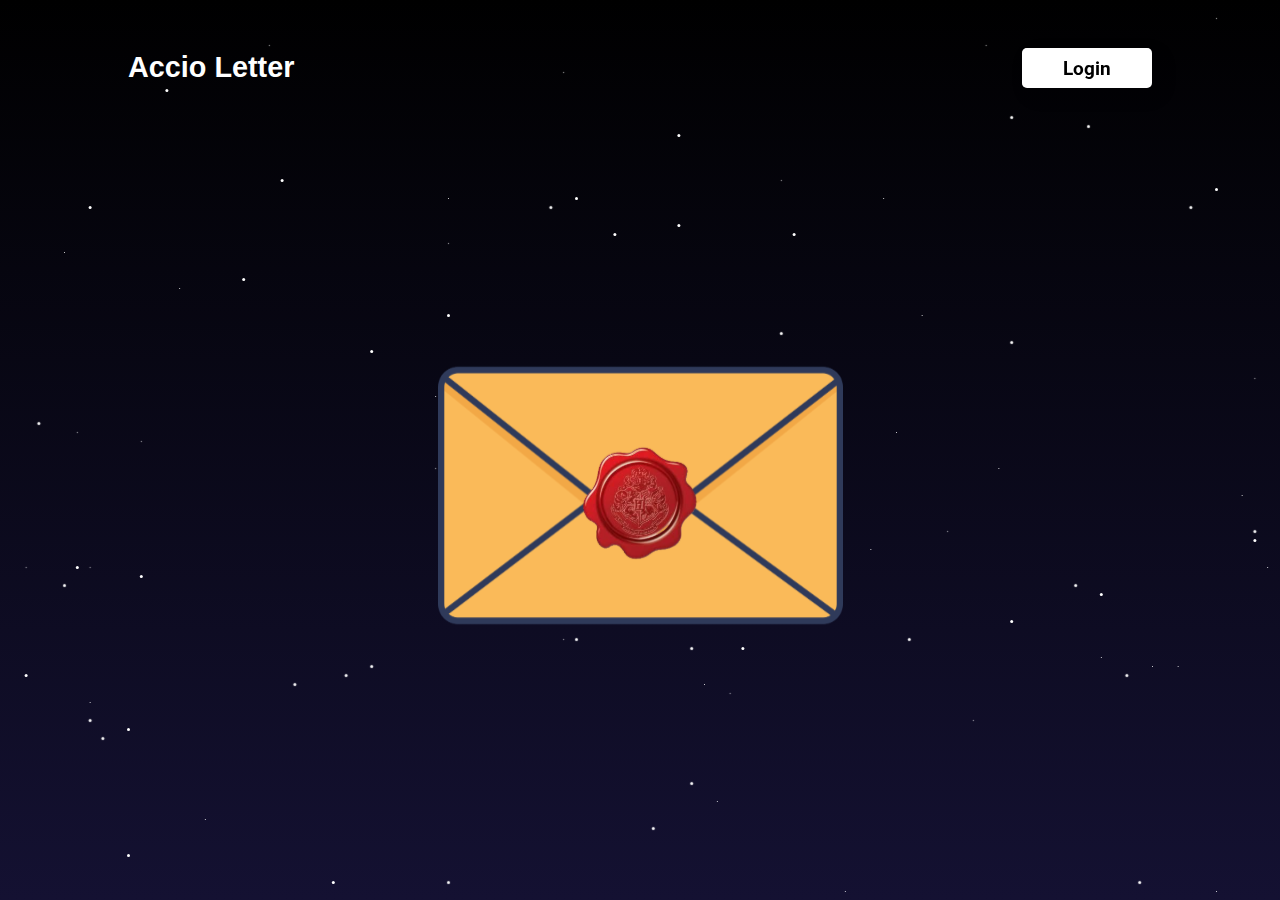
<file: index.html>
<!DOCTYPE html>
<html lang="pt-br">
  <head>
    <meta charset="UTF-8" />
    <meta http-equiv="X-UA-Compatible" content="IE=edge" />
    <meta name="viewport" content="width=device-width, initial-scale=1.0" />
    <title>Accio</title>
    <link rel="stylesheet" href="css/style.css" />
    <link rel="shortcut icon" href="assets/img_stars.svg" type="image/x-icon" />
    <script src="script/letter.js"></script>
  </head>
  <body>
    <section class="container">
      <!--Div stars-->
      <div class="main"></div>

      <!--NavBar-->
      <header>
        <nav>
          <div class="logo"><h2>Accio Letter</h2></div>
          <div class="custom-btn btn">
            <h2><a href="">Login</a></h2>
          </div>
        </nav>
      </header>

      <!--Carta hogwarts-->
      <div class="container-letter" id="carta">
        <div class="letter">
          <img
            src="assets/img_carta.svg"
            alt="carta"
            onclick="carta()"
            id="imgCarta" />
          <img
            src="assets/img_carta_aberta.svg"
            alt="carta"
            id="imgCarta2"
            onclick="cartaOpen()" />
        </div>
      </div>
      <div class="modal">
        <div class="container-modal">
          <div class="title">
            <h2>
              Prezado(a) bruxo. Temos o prazer de informar que Você. tem uma
              vaga na Escola de Magia e Bruxaria de Hogwarts. O ano letivo
              começa em 1º de setembro. Aguardamos sua coruja até 31 de julho,
              no mais tardar.
            </h2>
          </div>
          <div class="btn-carta">
            <a href="">Continue sua jornada</a>
          </div>
        </div>
      </div>
    </section>
  </body>
</html>
</file>
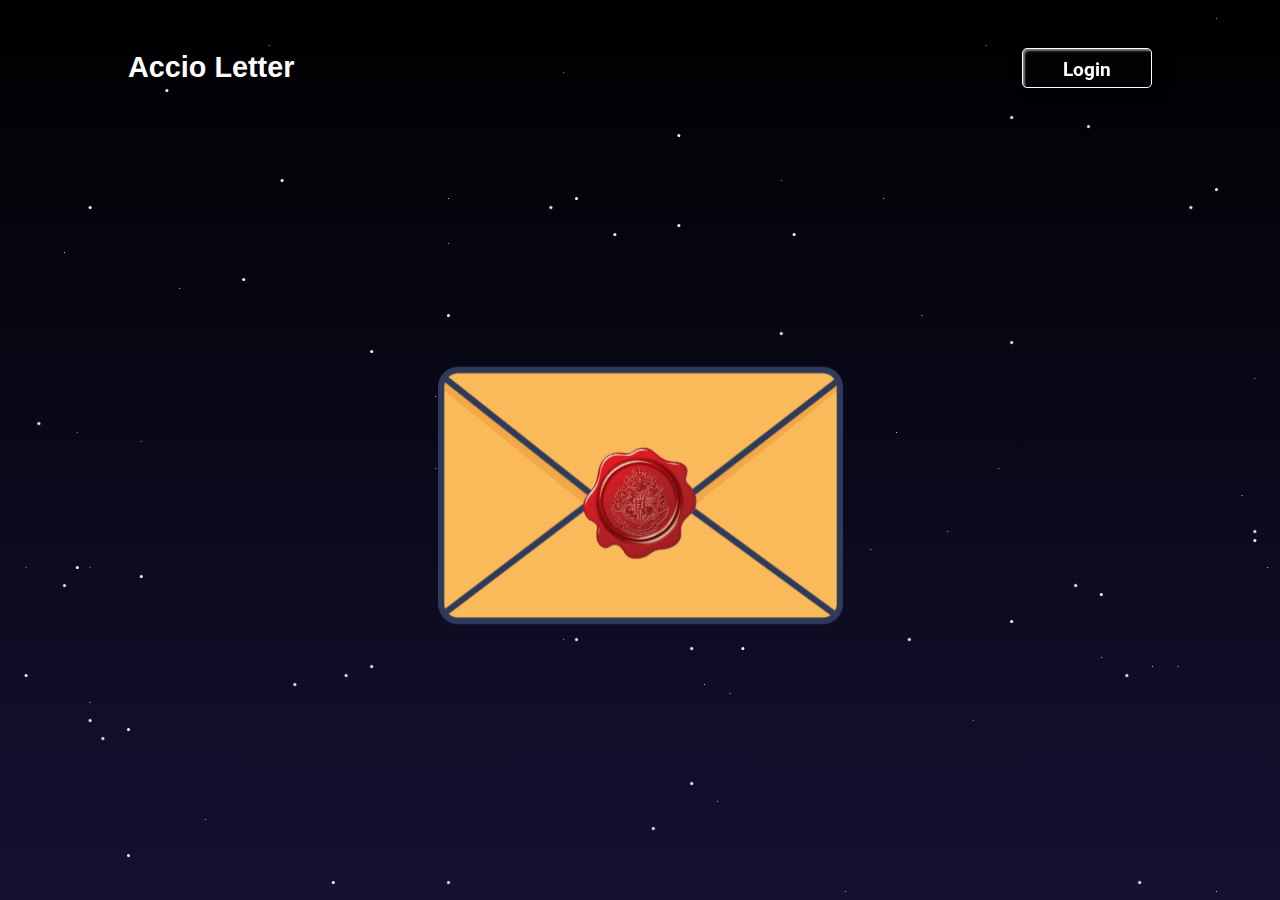
<file: site/public/index.html>
<!DOCTYPE html>
<html lang="pt_br">
  <head>
    <meta charset="UTF-8" />
    <meta http-equiv="X-UA-Compatible" content="IE=edge" />
    <meta name="viewport" content="width=device-width, initial-scale=1.0" />
    <title>Accio</title>
    <!-- link do css -->
    <link rel="stylesheet" href="css/style.css" />
    <!-- Link para deixar o title da página com icone -->
    <link rel="shortcut icon" href="assets/img_stars.svg" type="image/x-icon" />
    <!-- link do javascript -->
    <script src="js/letter.js"></script>
  </head>
  <body>
    <section class="container-star">
      <!--Div stars-->
      <div class="main"></div>

      <!--NavBar-->
      <header>
        <nav>
          <div class="logo"><h2>Accio Letter</h2></div>
          <div class="custom-btn btn">
            <h2><a href="login.html">Login</a></h2>
          </div>
        </nav>
      </header>

      <!--Carta hogwarts-->
      <div class="container-letter" id="carta">
        <div class="letter">
          <img
            src="assets/img_carta.svg"
            alt="carta"
            onclick="carta()"
            id="imgCarta" />
          <img
            src="assets/img_carta_aberta.svg"
            alt="carta"
            id="imgCarta2"
            onclick="cartaOpen()" />
        </div>
      </div>
      <div class="modal">
        <div class="container-modal">
          <div class="title">
            <h2>
              Prezado(a) bruxo. Temos o prazer de informar que Você. tem uma
              vaga na Escola de Magia e Bruxaria de Hogwarts. O ano letivo
              começa em 1º de setembro. Aguardamos sua coruja até 31 de julho,
              no mais tardar.
            </h2>
          </div>
          <div class="btn-carta">
            <a href="mapa.html">Continue sua jornada</a>
          </div>
        </div>
      </div>
    </section>
  </body>
</html>
</file>
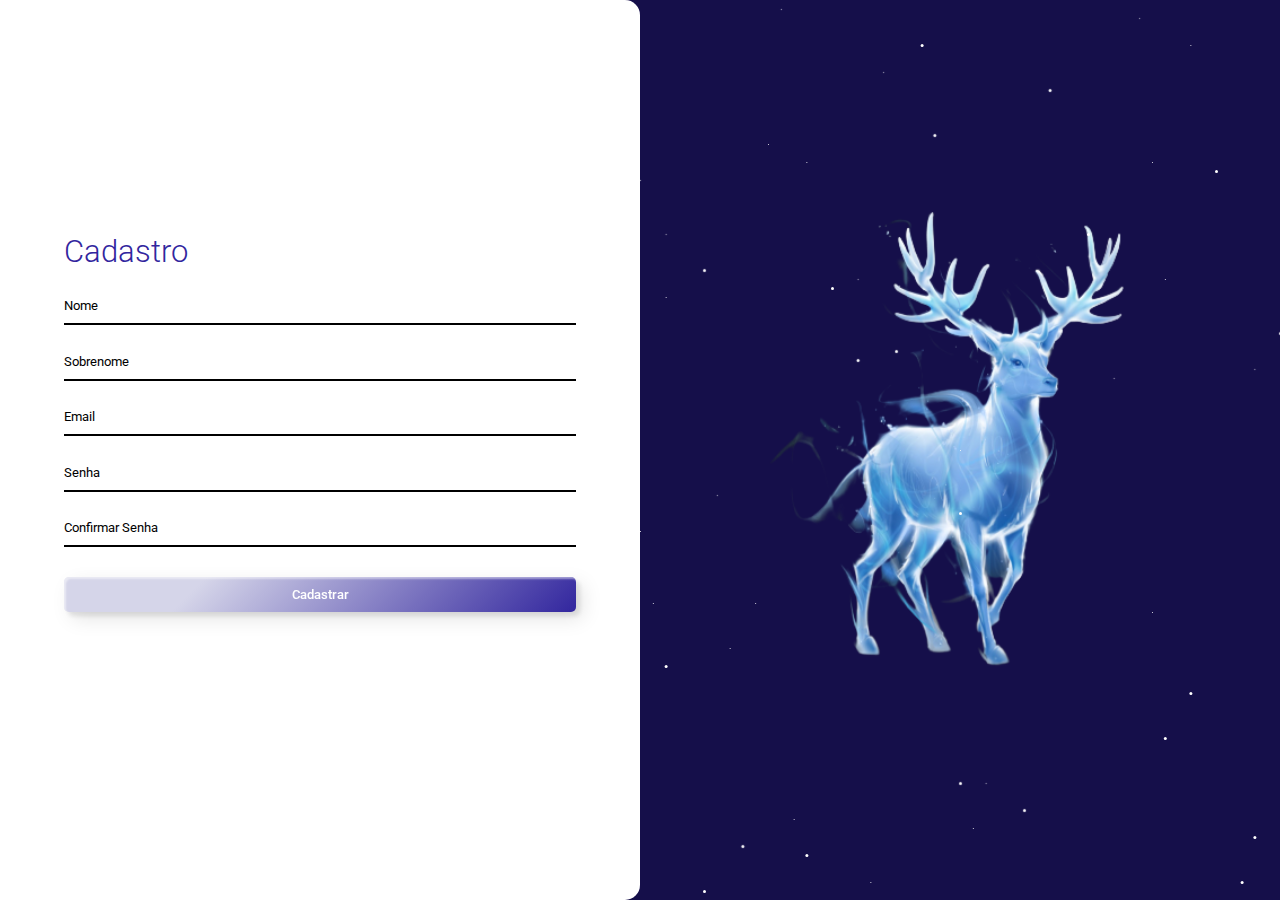
<file: site/public/cadastro.html>
<!DOCTYPE html>
<html lang="pt_br">
  <head>
    <meta charset="UTF-8" />
    <meta http-equiv="X-UA-Compatible" content="IE=edge" />
    <meta name="viewport" content="width=device-width, initial-scale=1.0" />

    <title>Cadastro</title>
    <!-- Link para deixar o title da página com icone -->
    <link rel="shortcut icon" href="assets/img_stars.svg" type="image/x-icon" />
    <!-- Link do javascript -->
    <script src="./js/funcoes.js"></script>
    <link rel="preconnect" href="https://fonts.gstatic.com" />
    <!-- Link do css -->
    <link rel="stylesheet" href="css/login.css" />
  </head>

  <body>
    <section class="container-main">
      <!-- Container formulario -->
      <div class="cont-second second-bord">
        <div class="banner">
          <!-- Mensagem -->
          <div class="alerta_erro" id="cardErro">
            <div class="card_erro">
              <span id="mensagem_erro">Socorroo</span>
            </div>
          </div>

          <div class="container">
            <div class="cont-title">
              <h2>Cadastro</h2>
            </div>

            <div class="formulario">
              <!--
                         Para inserir mais um campo, copie uma das inputs abaixo.
                         Assim que inserir vá para o script abaixo.
                     -->

              <div class="label-float">
                <input id="nome_input" type="text" placeholder="" required />
                <label for="nome_input">Nome</label>
              </div>

              <div class="label-float">
                <input
                  id="sobre_nome_input"
                  type="text"
                  placeholder=""
                  required />
                <label for="sobre_nome_input">Sobrenome</label>
              </div>

              <div class="label-float">
                <input id="email_input" type="text" placeholder="" required />
                <label for="email_input">Email</label>
              </div>

              <div class="label-float">
                <input
                  id="senha_input"
                  type="password"
                  placeholder=""
                  required />
                <label for="senha_input">Senha</label>
              </div>

              <div class="label-float">
                <input
                  id="confirmacao_senha_input"
                  type="password"
                  placeholder=""
                  required />
                <label for="confirmacao_senha_input">Confirmar Senha</label>
              </div>
              <div class="container-btn">
                <div class="cont-btn" style="width: 40vw">
                  <button
                    class="custom-btn btn2"
                    onclick="cadastrar()"
                    style="
                      width: 40vw;
                      background-image: linear-gradient(
                        315deg,
                        #32269e 0%,
                        #d5d5e9 74%
                      );
                    ">
                    Cadastrar
                  </button>
                </div>
              </div>
            </div>
            <div id="div_aguardar" class="loading-div">
              <img src="assets/gif_loding.gif" id="loading-gif" />
            </div>

            <div id="div_erros_login"></div>
          </div>
        </div>
      </div>
      <!-- Container com Imagem -->
      <div class="cont-first first-cadastro">
        <div class="main-star"></div>
        <a href="login.html">
          <div class="cont-img first-img">
            <img src="assets/img_patrono.svg" alt="" />
          </div>
        </a>
      </div>
    </section>
  </body>
</html>

<script>
  function cadastrar() {
    aguardar();

    //Recupere o valor da nova input pelo nome do id
    // Agora vá para o método fetch logo abaixo
    var nomeVar = nome_input.value;
    var sobrenomeVar = sobre_nome_input.value;
    var emailVar = email_input.value;
    var senhaVar = senha_input.value;
    var confirmacaoSenhaVar = confirmacao_senha_input.value;

    const re = /\S+@\S+\.\S+/;
    const regex = /[0-9]/;

    if (
      nomeVar == "" ||
      emailVar == "" ||
      senhaVar == "" ||
      confirmacaoSenhaVar == "" ||
      sobrenomeVar == ""
    ) {
      cardErro.style.display = "flex";
      mensagem_erro.innerHTML =
        "(Verifique se todos os campos estão preenchidos)";

      finalizarAguardar();
      return false;
    } else if (
      nomeVar.length > 50 ||
      emailVar.length > 50 ||
      senhaVar.length > 50 ||
      confirmacaoSenhaVar.length > 50 ||
      sobrenomeVar.length > 50
    ) {
      cardErro.style.display = "flex";
      mensagem_erro.innerHTML =
        "(Os campos estão ultrapassando a quantidade de caracteres)";

      finalizarAguardar();
      return false;
    } else if (
      regex.test(nomeVar) == true ||
      regex.test(sobrenomeVar) == true
    ) {
      cardErro.style.display = "flex";
      mensagem_erro.innerHTML =
        "(Os campos nome e sobrenome devem conter apenas letras)";

      finalizarAguardar();
      return false;
    } else if (re.test(emailVar) == false) {
      cardErro.style.display = "flex";
      mensagem_erro.innerHTML = "(E-mail invalido)";

      finalizarAguardar();
      return false;
    } else {
      setInterval(sumirMensagem, 5000);
    }

    // Enviando o valor da nova input
    fetch("/usuarios/cadastrar", {
      method: "POST",
      headers: {
        "Content-Type": "application/json",
      },
      body: JSON.stringify({
        // crie um atributo que recebe o valor recuperado aqui
        // Agora vá para o arquivo routes/usuario.js
        nomeServer: nomeVar,
        sobreNomeServer: sobrenomeVar,
        emailServer: emailVar,
        senhaServer: senhaVar,
      }),
    })
      .then(function (resposta) {
        console.log("resposta: ", resposta);

        if (resposta.ok) {
          cardErro.style.display = "flex";

          mensagem_erro.innerHTML =
            "Cadastro realizado com sucesso! Redirecionando para tela de Login...";

          setTimeout(() => {
            window.location = "login.html";
          }, "1000");

          limparFormulario();
          finalizarAguardar();
        } else {
          throw "Houve um erro ao tentar realizar o cadastro!";
        }
      })
      .catch(function (resposta) {
        console.log(`#ERRO: ${resposta}`);
        finalizarAguardar();
      });

    return false;
  }

  function sumirMensagem() {
    cardErro.style.display = "none";
  }
</script>
</file>
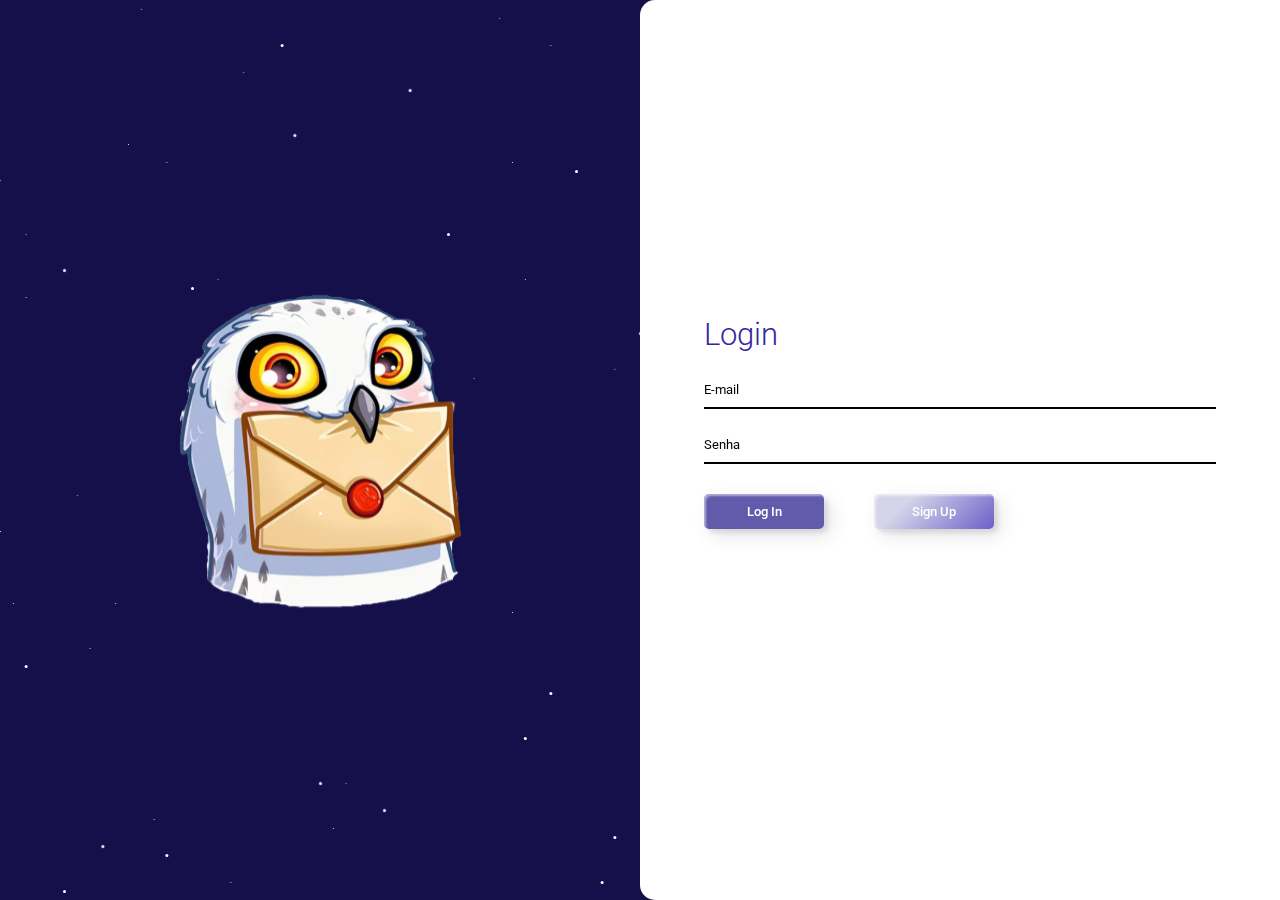
<file: site/public/login.html>
<!DOCTYPE html>
<html lang="pt_br">
  <head>
    <meta charset="UTF-8" />
    <meta http-equiv="X-UA-Compatible" content="IE=edge" />
    <meta name="viewport" content="width=device-width, initial-scale=1.0" />

    <title>Login</title>
    <!-- Link para deixar o title da página com icone -->
    <link rel="shortcut icon" href="assets/img_stars.svg" type="image/x-icon" />
    <!-- link do javascript -->
    <script src="./js/funcoes.js"></script>
    <!-- link do css -->
    <link rel="stylesheet" href="css/login.css" />
    <link rel="preconnect" href="https://fonts.gstatic.com" />
  </head>

  <body>
    <section class="container-main">
      <!-- Container com Imagem -->
      <div class="cont-first">
        <div class="main-star"></div>
        <a href="index.html">
          <div class="cont-img">
            <img src="assets/img_coruja.svg" alt="" />
          </div>
        </a>
      </div>
      <!-- Mensagem -->
      <div class="cont-second">
        <div class="banner">
          <div class="alerta_erro" id="cardErro">
            <div class="card_erro">
              <span id="mensagem_erro"></span>
            </div>
          </div>
          <!-- Container formulario -->
          <div class="container">
            <div class="cont-title">
              <h2>Login</h2>
            </div>

            <div class="formulario">
              <div class="label-float">
                <input id="email_input" type="email" placeholder="" required />
                <label for="email_input">E-mail</label>
              </div>
              <div class="label-float">
                <input
                  id="senha_input"
                  type="password"
                  placeholder=""
                  required />
                <label for="senha_input">Senha</label>
              </div>
              <div class="container-btn">
                <div class="cont-btn">
                  <button class="custom-btn btn1" onclick="entrar()">
                    Log In
                  </button>
                </div>
                <div class="cont-btn">
                  <a href="cadastro.html">
                    <button class="custom-btn btn2">Sign Up</button>
                  </a>
                </div>
              </div>
            </div>

            <div id="div_aguardar" class="loading-div">
              <img src="assets/gif_loding.gif" id="loading-gif" />
            </div>

            <div id="div_erros_login"></div>
          </div>
        </div>
      </div>
    </section>
  </body>
</html>

<script>
  function entrar() {
    aguardar();

    var emailVar = email_input.value;
    var senhaVar = senha_input.value;

    if (emailVar == "" || senhaVar == "") {
      cardErro.style.display = "flex";
      mensagem_erro.innerHTML =
        "(Vereficar se todos os campos estão preenchidos)";
      finalizarAguardar();
      return false;
    } else {
      setInterval(sumirMensagem, 5000);
    }

    console.log("FORM LOGIN: ", emailVar);
    console.log("FORM SENHA: ", senhaVar);

    fetch("/usuarios/autenticar", {
      method: "POST",
      headers: {
        "Content-Type": "application/json",
      },
      body: JSON.stringify({
        emailServer: emailVar,
        senhaServer: senhaVar,
      }),
    })
      .then(function (resposta) {
        console.log("ESTOU NO THEN DO entrar()!");

        if (resposta.ok) {
          console.log(resposta);

          resposta.json().then((json) => {
            console.log(json);
            console.log(JSON.stringify(json));

            sessionStorage.EMAIL_USUARIO = json.email;
            sessionStorage.NOME_USUARIO = json.nome;
            sessionStorage.SOBRENOME_USUARIO = json.sobrenome;
            sessionStorage.ID_USUARIO = json.id;
            sessionStorage.FKCASA_USUARIO = json.fk_casa;
            sessionStorage.PONTO_USUARIO = json.ponto;
            sessionStorage.FKFRASE_USUARIO = json.fk_frase;

            console.log(sessionStorage.EMAIL_USUARIO);
            setTimeout(function () {
              if (sessionStorage.FKCASA_USUARIO == 1) {
                window.location = "perfil.html";
              } else if (sessionStorage.FKCASA_USUARIO == 2) {
                window.location = "./casas/grifinoria.html";
              } else if (sessionStorage.FKCASA_USUARIO == 3) {
                window.location = "./casas/sonserina.html";
              } else if (sessionStorage.FKCASA_USUARIO == 4) {
                window.location = "./casas/corvinal.html";
              } else {
                window.location = "./casas/lufa-lufa.html";
              }
            }, 1000); // apenas para exibir o loading
          });
        } else {
          console.log("Houve um erro ao tentar realizar o login!");

          resposta.text().then((texto) => {
            console.error(texto);
            finalizarAguardar(texto);
          });
        }
      })
      .catch(function (erro) {
        console.log(erro);
      });

    return false;
  }

  function sumirMensagem() {
    cardErro.style.display = "none";
  }
</script>
</file>
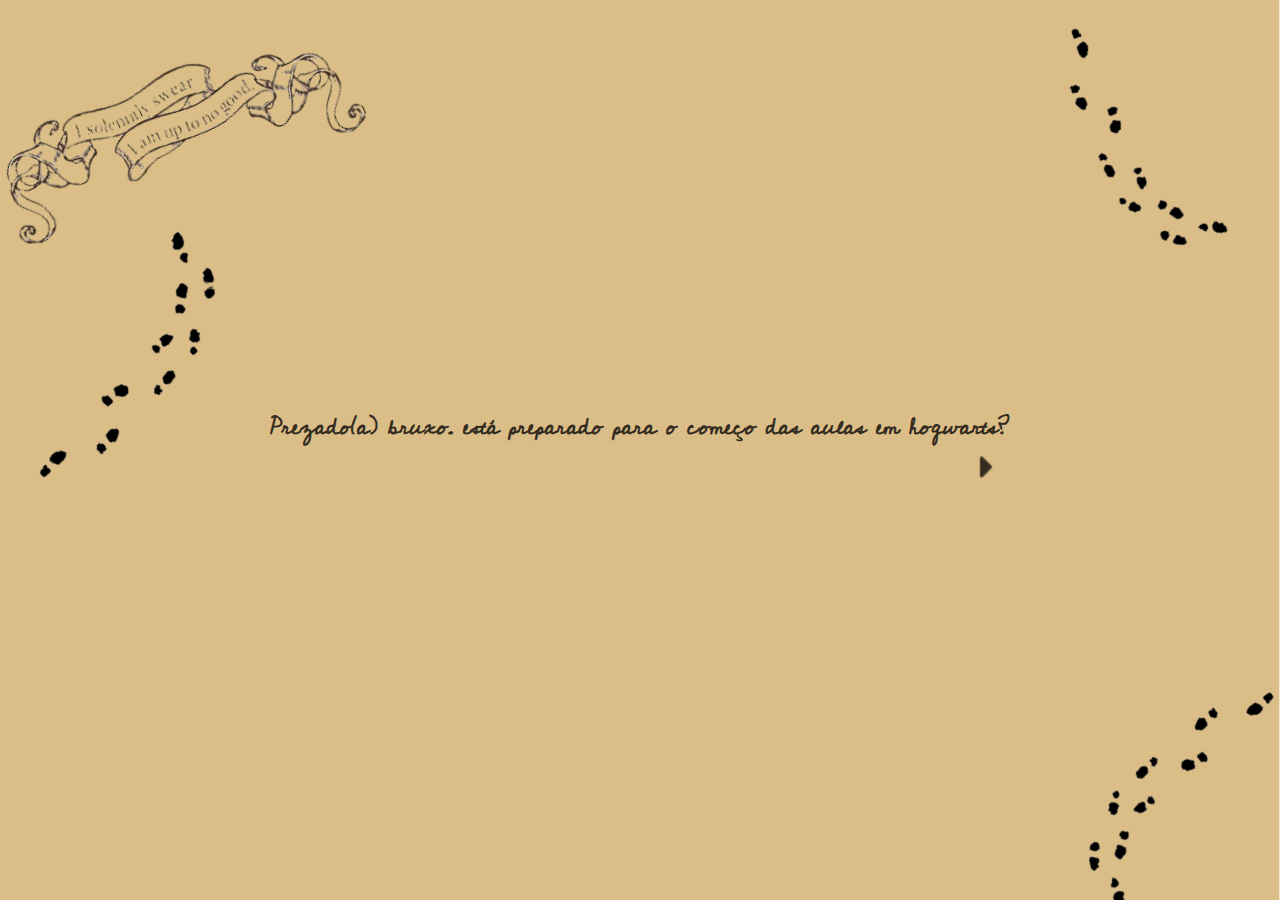
<file: site/public/mapa.html>
<!DOCTYPE html>
<html lang="pt_br">
  <head>
    <meta charset="UTF-8" />
    <meta http-equiv="X-UA-Compatible" content="IE=edge" />
    <meta name="viewport" content="width=device-width, initial-scale=1.0" />
    <title>Hogwarts</title>
    <!-- Link para deixar o title da página com icone -->
    <link rel="shortcut icon" href="assets/img_stars.svg" type="image/x-icon" />
    <!-- Link do css -->
    <link rel="stylesheet" href="css/mapa.css" />
    <!-- link do javascript -->
    <script src="js/map.js"></script>
  </head>
  <body>
    <section class="section-map" id="sectionMap">
      <div class="cont-frase1 padrao-efect" id="cont1">
        <h2>
          Prezado(a) bruxo. está preparado para o começo das aulas em hogwarts?
        </h2>
        <div class="cont-btn" onclick="next()">
          <img src="assets/img_next .svg" alt="botão next" />
        </div>
      </div>
      <div class="cont-frase2 padrao-efect" id="cont2">
        <h2>
          Espero que esteja. Caso tenha esquecido algo, lembre-se de passar no
          beco diagonal.
        </h2>
        <div class="cont-btn" onclick="next2()">
          <img src="assets/img_next .svg" alt="botão next" />
        </div>
      </div>
      <div class="cont-frase3 padrao-efect" id="cont3">
        <h2>
          Lá voçê vai encontrar a sua varinha e todos os materiais para as aulas
          de poções e livros que ensinam feitiços poderosos contra as artes das
          trevas.
        </h2>
        <div class="cont-btn" onclick="next3()">
          <img src="assets/img_next .svg" alt="botão next" />
        </div>
      </div>
      <div class="cont-frase4 padrao-efect" id="cont4">
        <h2>Hun. bom saber que está com tudo em mãos.</h2>
        <div class="cont-btn" onclick="next4()">
          <img src="assets/img_next .svg" alt="botão next" />
        </div>
      </div>
      <div class="cont-frase5 padrao-efect" id="cont5">
        <h2>Então. Seja bem vindo a Hogwarts</h2>
        <div class="cont-btn" onclick="next5()">
          <img src="assets/img_next .svg" alt="botão next" />
        </div>
      </div>
      <div class="cont-frase6 padrao-efect" id="cont6">
        <h2>Há e não esqueça!, "Malfeito feito".</h2>
        <div class="cont-btn" onclick="next6()">
          <img src="assets/img_next .svg" alt="botão next" />
        </div>
      </div>
    </section>
    <section class="section-hog" id="sectionHog">
      <header>
        <nav>
          <div class="logo">
            <h2>Accio</h2>
          </div>
          <div class="logo2">
            <img src="assets/img_hog.svg" alt="" />
          </div>
        </nav>
      </header>
      <div class="title-hog">
        <h2>HOGWARTS</h2>
        <div class="custom-btn btn">
          <h3><a href="login.html">Continue</a></h3>
        </div>
      </div>
    </section>
  </body>
</html>
</file>
<file: css/style.css>
/*Imports*/
@import "star.css";
@import url('http://fonts.cdnfonts.com/css/harry-potter');
@import url('https://fonts.googleapis.com/css2?family=Roboto:wght@500&display=swap');
@import url('https://fonts.googleapis.com/css2?family=Cedarville+Cursive&display=swap');
/*Resetando Padrões*/
* {
    margin: 0;
    padding: 0;
    list-style: none;
    text-decoration: none;
    box-sizing: border-box;
    color: inherit;
}

/*NavBar*/
header{
    height: 15%;
    width: 100%;
    display: flex;
    justify-content: center;
    align-items: center;
}
nav{
   
    width: 80%;
    display: flex;
    color: #fff;
    justify-content: space-between;
    align-items: center;
}

.logo{
    font-family: 'Harry Potter', sans-serif;
    font-size: 1.5vw;
}

/*Letter*/
.container-letter{
   height: 80vh;
   width: 100vw;
   
   display: flex;
   justify-content: center;
   align-items: center;
   
}

.container-letter .letter{
    height: 50vh;
    width: 50vw;
   
    display: flex;
    justify-content: center;
    align-items: center;
}

.container-letter .letter img{
    width: auto;
    height: 45vh;
    display: block;
    cursor: pointer;
    transform: translateY(0px);
    animation: float 5s ease-in-out infinite;
}
/*segunda carta*/
#imgCarta2{
    cursor: pointer; 
    display: none;
    width: auto;
    height: 45vh;
   
    animation: fadeIn 2s ease-in-out;
    align-self: center;
    justify-self: center;
}
/*Letter Open*/
.modal {
    width: 100vw;
    height: 80vh;
   
    position: absolute;
    top: 50%;
    left: 50%;
    transform: translate(-50%, -50%);
    display: none;
    animation: animate;
    animation-duration: 800ms;
    margin: auto;
}

.container-modal {
    width: 25vw;
    height: 70vh;
    display: flex;
    justify-content: center;
    align-items: center;
    flex-direction: column;
    background-image: url('assets/img_carta_leitura.svg');
    background-repeat: no-repeat;
    
    background-size:contain;
    
    border-radius: 10px;
    margin: auto;

    animation: fadeIn 3s ease-in-out;
    
}
.title{
    display: flex;
    width: 20vw;
    height: auto;
    font-family: 'Cedarville Cursive', cursive;
        font-size: 0.7vw;
        color: black;
        font-weight: 600;
        text-align: center;
}

.btn-carta{
    margin-top: 15px;
    font-family: 'Roboto', sans-serif;
        font-weight: bold 700;
        font-size: 0.9vw;
}


/*Letter Efect*/
@keyframes float{
    0%{
        transform: translateY(0px);
    }
    50%{
        transform: translateY(-30px);
    }
    100%{
        transform: translateY(0px)
    }
}
/*Letter Efect Second*/
@keyframes fadeIn {
    0% {
        opacity: 0;
    }

    100% {
        opacity: 1;
    }
}
/*Efect button*/
.custom-btn {
    width: 130px;
    height: 40px;
    color: #fff;
    border-radius: 5px;
    padding: 10px 25px;

    font-family: 'Roboto', sans-serif;
        font-weight: bold 700;
        font-size: 1vw;
   
    background: transparent;
    cursor: pointer;
    transition: all 0.3s ease;
    position: relative;
    display: inline-block;
    box-shadow: inset 2px 2px 2px 0px rgba(255, 255, 255, .5),
        7px 7px 20px 0px rgba(0, 0, 0, .1),
        4px 4px 5px 0px rgba(0, 0, 0, .1);
    outline: none;
}

.btn {
    width: 130px;
    height: 40px;
    line-height: 42px;
    padding: 0;
    border: none;
    background: #fff;
    background: linear-gradient(#fff 0%, #fff 100%);
    text-align: center;
    color: black;
}

.btn:hover {
    color: #fff;
    background: transparent;
    box-shadow: none;
}

.btn:before,
.btn:after {
    content: '';
    position: absolute;
    top: 0;
    right: 0;
    height: 2px;
    width: 0;
    background: #fff;
    box-shadow:
        -1px -1px 5px 0px #fff,
        7px 7px 20px 0px #0003,
        4px 4px 5px 0px #0002;
    transition: 400ms ease all;
}

.btn:after {
    right: inherit;
    top: inherit;
    left: 0;
    bottom: 0;
}

.btn:hover:before,
.btn:hover:after {
    width: 100%;
    transition: 800ms ease all;
}
</file>
<file: site/public/css/style.css>
/*Imports*/
@import "star.css";
@import url('http://fonts.cdnfonts.com/css/harry-potter');
@import url('https://fonts.googleapis.com/css2?family=Roboto:wght@500&display=swap');
@import url('https://fonts.googleapis.com/css2?family=Cedarville+Cursive&display=swap');
/*Resetando Padrões*/
* {
    margin: 0;
    padding: 0;
    list-style: none;
    text-decoration: none;
    box-sizing: border-box;
    color: inherit;
}

/*NavBar*/
header{
    height: 15%;
    width: 100%;
    display: flex;
    justify-content: center;
    align-items: center;
}
nav{
   
    width: 80%;
    display: flex;
    color: #fff;
    justify-content: space-between;
    align-items: center;
}

.logo{
    font-family: 'Harry Potter', sans-serif;
    font-size: 1.5vw;
}

/*Letter*/
.container-letter{
   height: 80vh;
   width: 100vw;
   
   display: flex;
   justify-content: center;
   align-items: center;
   
}

.container-letter .letter{
    height: 50vh;
    width: 50vw;
   
    display: flex;
    justify-content: center;
    align-items: center;
}

.container-letter .letter img{
    width: auto;
    height: 45vh;
    display: block;
    cursor: pointer;
    transform: translateY(0px);
    animation: float 5s ease-in-out infinite;
}
/*segunda carta*/
#imgCarta2{
    cursor: pointer; 
    display: none;
    width: auto;
    height: 45vh;
   
    animation: fadeIn 2s ease-in-out;
    align-self: center;
    justify-self: center;
}
/*Letter Open*/
.modal {
    width: 25vw;
    height: 70vh;
   
    position: absolute;
    top: 50%;
    left: 50%;
    transform: translate(-50%, -50%);
    display: none;
    animation: animate;
    animation-duration: 800ms;
    margin: auto;
}

.container-modal {
    width: 25vw;
    height: 80vh;
    display: flex;
    justify-content: center;
    align-items: center;
    flex-direction: column;
    background-image: url('assets/img_carta_leitura.svg');
    background-repeat: no-repeat;
    
    background-size:contain;
    
    border-radius: 10px;
    margin: auto;
    
    animation: fadeIn 3s ease-in-out;
    
}
.title{
    display: flex;
    width: 20vw;
    height: auto;
    font-family: 'Cedarville Cursive', cursive;
        font-size: 0.78vw;
        color: black;
        font-weight: 700;
        text-align: center;
}

.btn-carta{
    margin-top: 15px;
    font-family: 'Roboto', sans-serif;
        font-weight: bold 700;
        font-size: 0.9vw;
}


/*Letter Efect*/
@keyframes float{
    0%{
        transform: translateY(0px);
    }
    50%{
        transform: translateY(-30px);
    }
    100%{
        transform: translateY(0px)
    }
}
/*Letter Efect Second*/
@keyframes fadeIn {
    0% {
        opacity: 0;
    }

    100% {
        opacity: 1;
    }
}
/*Efect button*/
.custom-btn {
    width: 130px;
    height: 40px;
    color: #fff;
    border-radius: 5px;
    padding: 10px 25px;

    font-family: 'Roboto', sans-serif;
    font-weight: bold 700;
    font-size: 1vw;
   
    background: transparent;
    cursor: pointer;
    transition: all 0.3s ease;
    position: relative;
    display: inline-block;
    box-shadow: inset 2px 2px 2px 0px rgba(255, 255, 255, .5),
        7px 7px 20px 0px rgba(0, 0, 0, .1),
        4px 4px 5px 0px rgba(0, 0, 0, .1);
    outline: none;
    text-align: center;
   
}

.btn {
    width: 130px;
    height: 40px;
    line-height: 42px;
    padding: 0;
    border: none;
    background: transparent;
    border: 1px solid #fff;
    text-align: center;
    color: #fff; 
}

.btn:hover {
    color: black;
    margin-top: -10px;
    background-color: #fff;
    box-shadow: none;
}
</file>
<file: site/public/css/login.css>
/*Imports fonts*/
@import url('https://fonts.googleapis.com/css2?family=Roboto:ital,wght@0,100;0,300;0,400;0,500;0,700;0,900;1,100;1,300;1,400;1,500;1,700;1,900&display=swap');
@import "star.css";
@import url('http://fonts.cdnfonts.com/css/harry-potter');
/*Resetando padrões*/
* {
    margin: 0;
    padding: 0;
    list-style: none;
    text-decoration: none;
    box-sizing: border-box;
    color: inherit;
}

section{
    display: flex;
    width: 100vw;
    height: 100vh;
    background-color: #150F4A;
}
/*Container com Imagem*/
.cont-first{
    background-color: #150F4A;
    width: 50vw;
    height: 100vh;
    display: flex;
    align-items: center;
    justify-content: center;
}
.cont-img{
    width: 50vw;
    height: auto;
    display: flex;
    align-items:center ;
    justify-content: center;
}
.cont-img img{
    width: auto;
    height: 40vh;    
}

.first-img img{
height: 65vh;
}
/*Container formulario*/
.cont-second{
    background-color: #fff;
    width: 50vw;
    height: 100vh;
    display: flex;
    flex-direction: column;
    border-top-left-radius: 15px;
    border-bottom-left-radius: 15px;
    justify-content: center;
    
}
.second-bord{
border-top-left-radius: 0px;
    border-bottom-left-radius: 0px;
    border-top-right-radius: 15px;
    border-bottom-right-radius: 15px;
}

.container{
    width: auto;
    height: 80vh;
    display: flex;
        flex-direction: column;
        align-items: center;
        justify-content: center;
}
/*titulo*/
.cont-title{
    width: 40vw;
    
}
.cont-title h2 {
    font-family: 'Roboto', sans-serif;
   
    color: #32269E;
    font-weight: 300;
        font-size: 2.4vw;
        
        
}
.formulario{
    width: 40vw;
}
/*Inputs*/
.label-float input {
    width: 100%;
    padding: 5px 5px;
    display: inline-block;
    border: 0;
    border-bottom: 2px solid #000000;
    background-color: transparent;
    outline: none;
    min-width: 180px;
    font-size: 1vw;
    transition: all .3s ease-in-out;
    border-radius: 0;

    font-family: 'Roboto', sans-serif;
    font-weight: bold 700;
    font-size: 1vw;
    color: #000000;

}

.label-float {
    position: relative;
    padding-top: 13px;
    margin-top: 3%;
    margin-bottom: 3%;
}

.label-float input:focus {
    border-bottom: 2px solid #32269E;
}

.label-float label {

    position: absolute;
    top: 0;
    left: 0;
    margin-top: 13px;
    transition: all .3s ease-out;

    font-family: 'Roboto', sans-serif;
    font-weight: bold 700;
    font-size: 1vw;
    color: #000000;
}
.label-float input:focus+label,
.label-float input:valid+label {
    font-size: 13px;
    margin-top: 0;
    color: #32269E;
}

/*Botões*/
.container-btn{
    width: 40vw;
    height: 10vh;   
    display: flex;
    text-align: center;
    margin-top: 30px;
}

.cont-btn .btn1 {
    background-color: #32269E;
    background-image: linear-gradient(315deg, #625aaa 0%, #625aaa 74%);
    border: none;
    z-index: 1;
    margin-right: 50px;
}
.custom-btn {
    width: 120px;
    height: 35px;
    color: #fff;
    border-radius: 5px;
    padding: 10px 25px;
    font-family: 'Roboto', sans-serif;
    font-weight: 500;
    background: transparent;
    cursor: pointer;
    transition: all 0.3s ease;
    position: relative;
    display: inline-block;
    box-shadow: inset 2px 2px 2px 0px rgba(255, 255, 255, .5),
        7px 7px 20px 0px rgba(0, 0, 0, .1),
        4px 4px 5px 0px rgba(0, 0, 0, .1);
    outline: none;
}
.cont-btn .btn1:after {
    position: absolute;
    content: "";
    width: 100%;
    height: 0;
    bottom: 0;
    left: 0;
    z-index: -1;
    border-radius: 5px;
    background-color: #32269E;
    background-image: linear-gradient(315deg, #a39ecc 0%, #6767a6 74%);
    box-shadow:
        -7px -7px 20px 0px #fff9,
        -4px -4px 5px 0px #fff9,
        7px 7px 20px 0px #0002,
        4px 4px 5px 0px #0001;
    transition: all 0.3s ease;
}

.cont-btn .btn1:hover {
    color: #fff;
}

.cont-btn .btn1:hover:after {
    top: 0;
    height: 100%;
}

.cont-btn .btn1:active {
    top: 2px;
}
/*btn2*/
.cont-btn .btn2 {
    
    background-color: #e8e7f2;
        background-image: linear-gradient(315deg, #6c60c8 0%, #d5d5e9 74%);
    border: none;
    z-index: 1;
    margin-right: 50px;
}
.cont-btn .btn2:after {
    position: absolute;
    content: "";
    width: 100%;
    height: 0;
    bottom: 0;
    left: 0;
    z-index: -1;
    border-radius: 5px;
    background-color: #9d96d7;
        background-image: linear-gradient(315deg, #5f4feb 0%, #5b4be3 74%);
    box-shadow:
        -7px -7px 20px 0px #fff9,
        -4px -4px 5px 0px #fff9,
        7px 7px 20px 0px #0002,
        4px 4px 5px 0px #0001;
    transition: all 0.3s ease;
}

.cont-btn .btn2:hover {
    color: #fff;
}

.cont-btn .btn2:hover:after {
    top: 0;
    height: 100%;
}

.cont-btn .btn2:active {
    top: 2px;
}
/*Carregamento*/
.loading-div{
    display: none;
}
/*Mensagens*/
.alerta_erro{
    border: 2px solid #32269E;
    border-radius: 20px;
    width: 40vw;
    height: 10vh;
    margin: auto;
    display: none;
    align-items: center;
    justify-content: center;
}
.card_erro{
    font-family: 'Roboto', sans-serif;
    
        color: #000000;
        font-weight: 300;
        font-size: 1vw;
        
}
</file>
<file: site/public/css/mapa.css>
/* Import */
@import url('https://fonts.googleapis.com/css2?family=Cedarville+Cursive&display=swap');
@import url('http://fonts.cdnfonts.com/css/harry-potter');
@import url('https://fonts.googleapis.com/css2?family=Roboto:wght@500&display=swap');
/* Resetando padrões */
* {
    margin: 0;
    padding: 0;
    list-style: none;
    text-decoration: none;
    box-sizing: border-box;
    color: inherit;
}
/* Section Mapa do Maroto */
.section-map{
    width: 100vw;
    height: 100vh;
    display: flex;
    align-items: center;
    justify-content: center;

    background-image: url('assets/img_mapa_maroto.svg');
        background-repeat: no-repeat;
    
        background-size:cover;

        font-family: 'Cedarville Cursive', cursive;
            font-size: 1.2vw;
            color: #332c1f;
            font-weight: 700;
            text-align: center;
      
}

.cont-frase1{
        width: 60vw;
        display: flex;
        flex-direction: column;
}

.cont-frase2 {
    width: 60vw;
    display: none;
    flex-direction: column;
}
.cont-frase3 {
    width: 60vw;
    display: none;
    flex-direction: column;
}
.cont-frase4 {
    width: 60vw;
    display: none;
    flex-direction: column;
}
.cont-frase5 {
    width: 60vw;
    display: none;
    flex-direction: column;
}
.cont-frase6 {
    width: 60vw;
    display: none;
    flex-direction: column;
}

@keyframes fadeIn {
    0% {
        opacity: 0;
    }

    100% {
        opacity: 1;
    }
}
.padrao-efect {
    animation: fadeIn 1.8s ease-in-out;
}
.cont-btn {
    align-self: flex-end;
    margin-right: 20px;
    cursor: pointer;
}
.cont-btn img {
    width: auto;
    height: 4vh;
}
/* Section Hogwarts */
.section-hog{
    width: 100vw;
    height: 100vh;
    background-image: linear-gradient(rgba(0,0,0,0.60),rgba(0,0,0,0.60)),url('assets/img_fundohp.svg');
        background-repeat: no-repeat;
        background-position: center;
        background-size: cover;

        animation: fadeIn 1.5s ease-in-out;
        display: none;
}

header{
    width: 100vw;
    height: 15vh;
    display: flex;
    align-items: center;
    justify-content: center;
}
nav{
    width: 85vw;
    height: 15vh;
    display: flex;
    align-items: center;
    justify-content: space-between;
}
.logo{
    font-family: 'Harry Potter', sans-serif;
        font-size: 1.5vw;
        color: #fff;
}

.logo2 img{
    width: auto;
    height: 10vh;
}

.title-hog{
    
        width: 100vw;
        height: 80vh;
        display: flex;
        align-items: center;
        justify-content: center;
        text-align: center;
        flex-direction: column;
        
}
.title-hog h2{
font-family: 'Roboto', sans-serif;
    font-weight: 500;
    font-size: 5vw;
    color: #fff;
}
/*Botão continue*/
.custom-btn h3{
font-family: 'Roboto', sans-serif;
    font-weight: 500;
    font-size: 1.5vw;
    
}

.custom-btn{
    margin-top: 60px;
    padding: 9px 50px;
    border: #fff 1px solid;
    border-radius: 3px;
    color: #fff;
}

.custom-btn:hover{
    background-color: #fff;
    color: black;
    transition: 1.5s ease-in-out;
}
</file>
